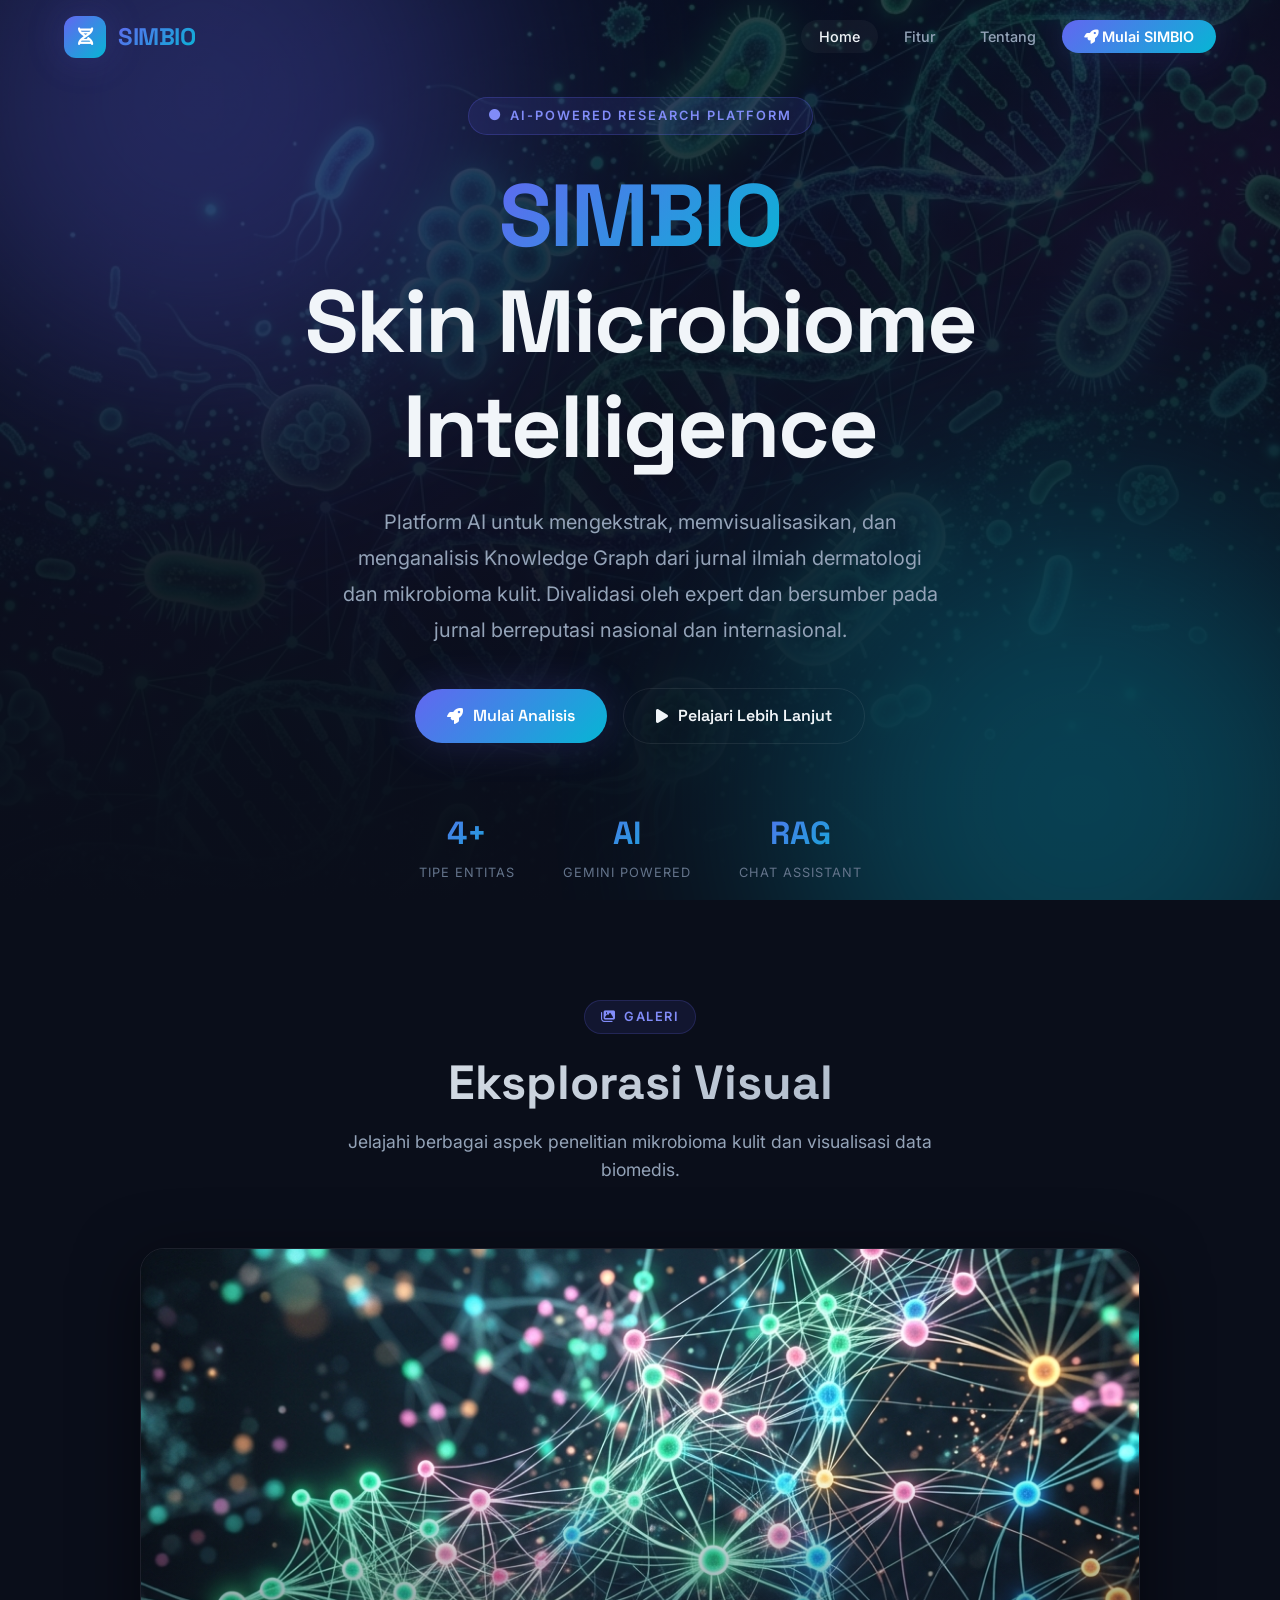
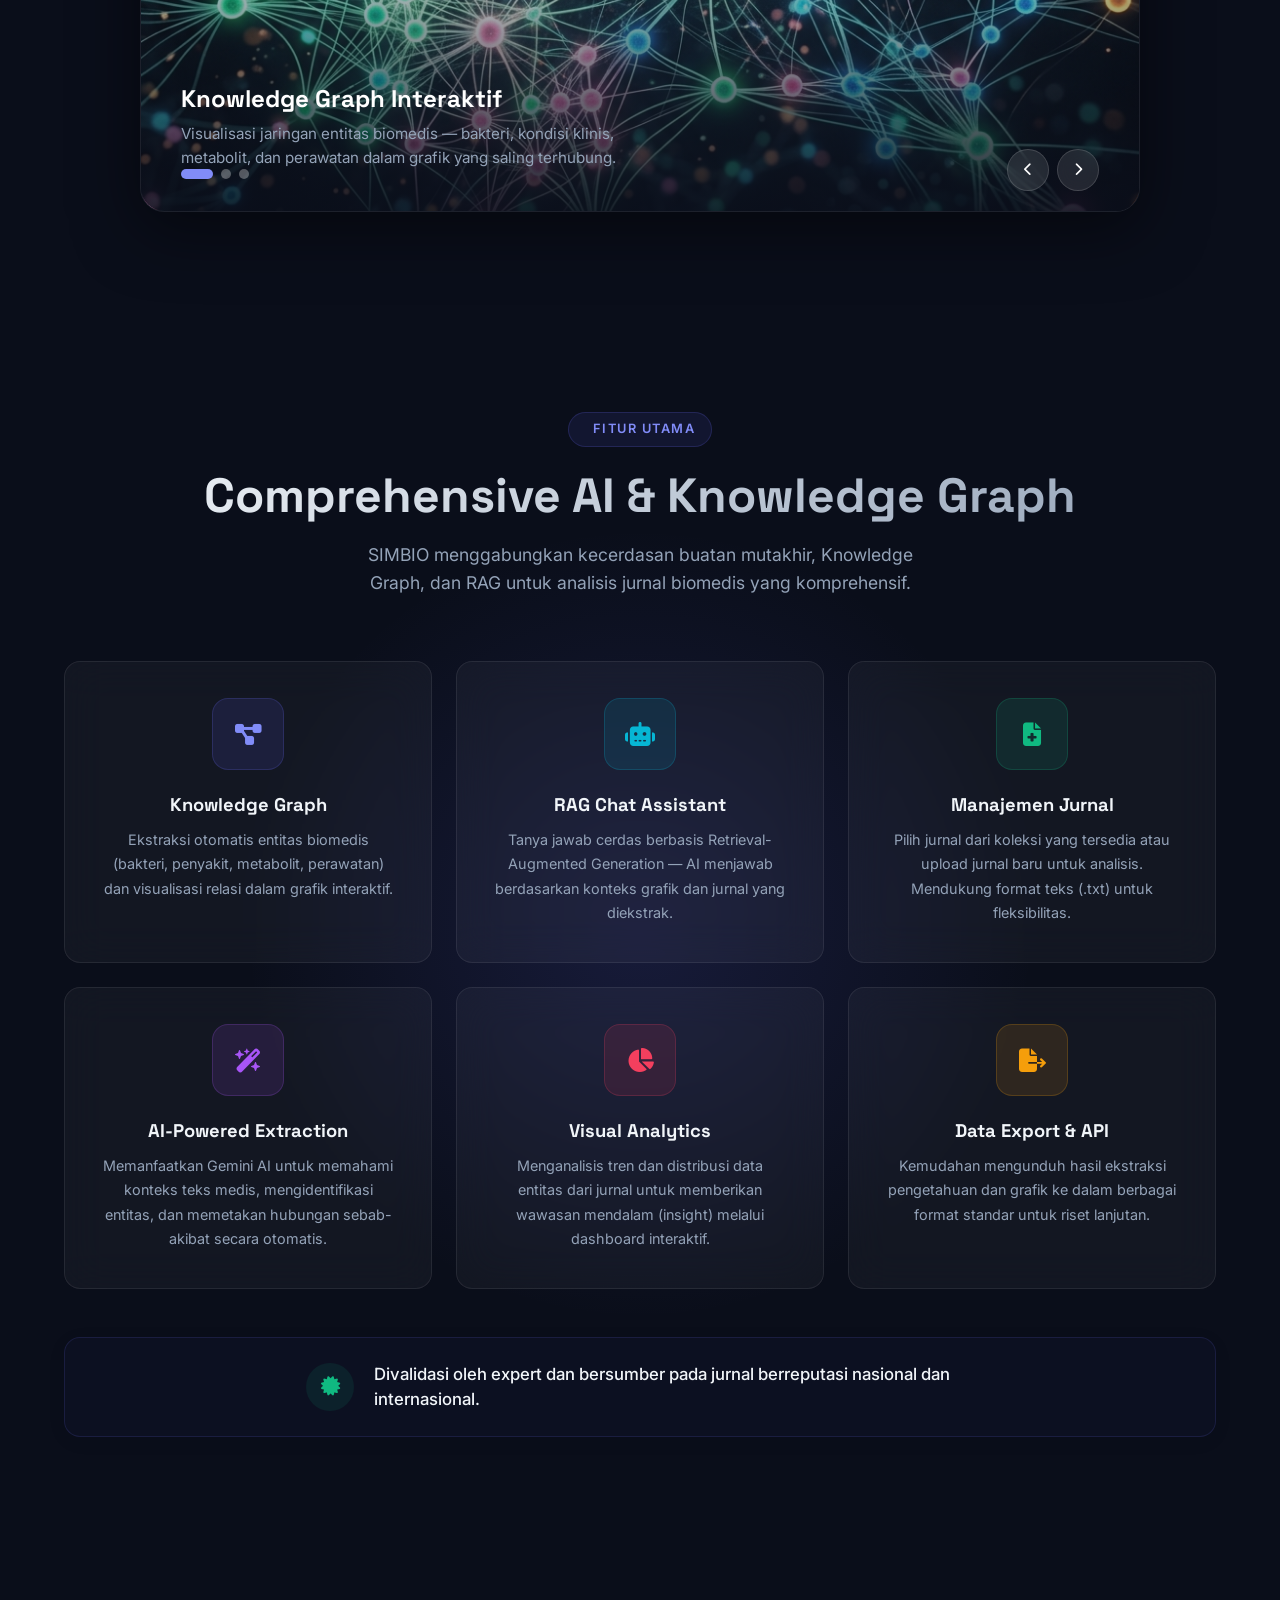
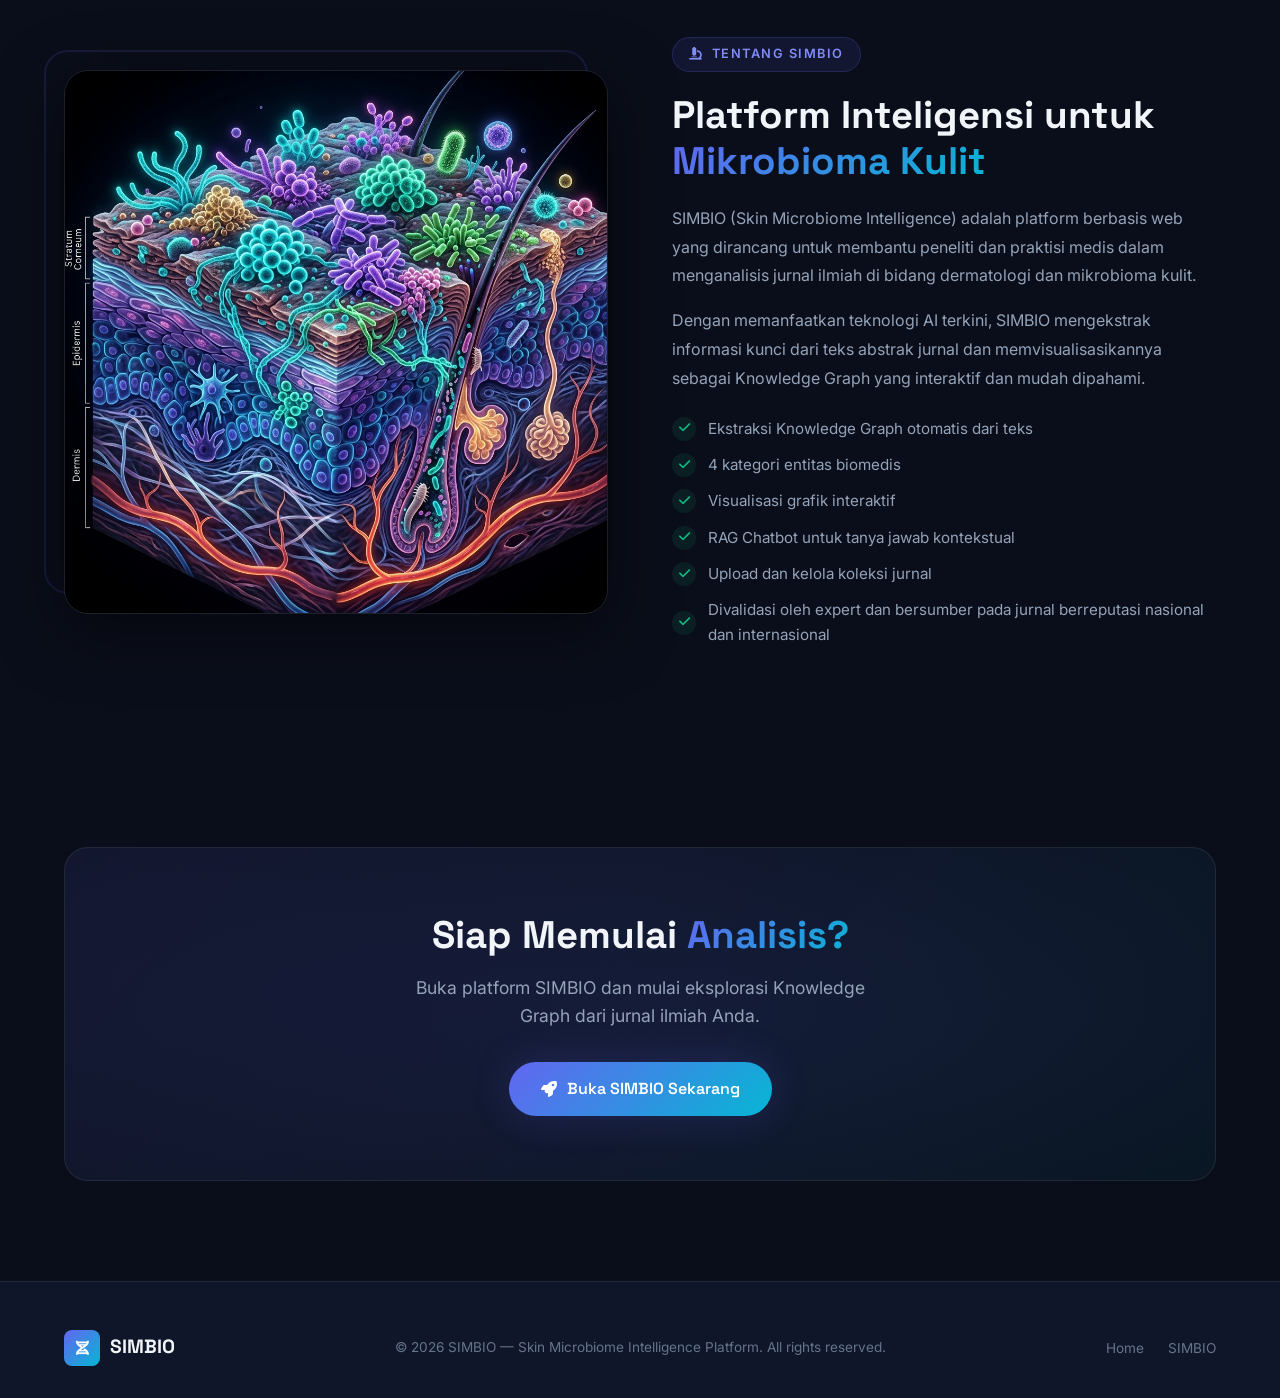
<file: index.html>
<!DOCTYPE html>
<html lang="id">

<head>
    <meta charset="UTF-8">
    <meta name="viewport" content="width=device-width, initial-scale=1.0">
    <title>SIMBIO — Skin Microbiome Intelligence Platform</title>
    <meta name="description" content="SIMBIO adalah platform AI untuk analisis knowledge graph mikrobioma kulit dari jurnal ilmiah. Ekstrak, visualisasi, dan eksplorasi data biomedis.">

    <!-- Fonts & Icons -->
    <link rel="stylesheet" href="https://cdnjs.cloudflare.com/ajax/libs/font-awesome/6.4.0/css/all.min.css">
    <link rel="stylesheet" href="css/style.css">

    <style>
        /* ============ Hero Section ============ */
        .hero {
            min-height: 100vh;
            display: flex;
            align-items: center;
            position: relative;
            overflow: hidden;
            padding-top: 80px;
        }

        .hero-bg {
            position: absolute;
            inset: 0;
            z-index: 0;
        }

        .hero-bg img {
            width: 100%;
            height: 100%;
            object-fit: cover;
            opacity: 0.35;
        }

        .hero-bg::after {
            content: '';
            position: absolute;
            inset: 0;
            background: linear-gradient(180deg,
                rgba(10, 14, 26, 0.4) 0%,
                rgba(10, 14, 26, 0.7) 50%,
                var(--bg-primary) 100%);
        }

        .hero-glow {
            position: absolute;
            width: 600px;
            height: 600px;
            border-radius: 50%;
            filter: blur(120px);
            opacity: 0.3;
            z-index: 0;
        }

        .hero-glow.glow-1 {
            top: -200px;
            left: -100px;
            background: var(--accent-indigo);
        }

        .hero-glow.glow-2 {
            bottom: -200px;
            right: -100px;
            background: var(--accent-cyan);
        }

        .hero-content {
            position: relative;
            z-index: 2;
            text-align: center;
            max-width: 800px;
            margin: 0 auto;
        }

        .hero-badge {
            display: inline-flex;
            align-items: center;
            gap: 8px;
            padding: 8px 20px;
            background: rgba(99, 102, 241, 0.12);
            border: 1px solid rgba(99, 102, 241, 0.25);
            border-radius: var(--radius-full);
            color: var(--accent-indigo-light);
            font-size: 0.8rem;
            font-weight: 600;
            text-transform: uppercase;
            letter-spacing: 2px;
            margin-bottom: 28px;
            animation: fadeInDown 0.8s ease forwards;
        }

        .hero-badge i {
            font-size: 0.7rem;
            animation: pulse-glow 2s ease-in-out infinite;
        }

        .hero h1 {
            font-size: clamp(3rem, 7vw, 5.5rem);
            font-weight: 900;
            letter-spacing: -2px;
            margin-bottom: 24px;
            animation: fadeInUp 0.8s ease 0.2s forwards;
            opacity: 0;
        }

        .hero h1 .text-gradient {
            animation: glow-text 4s ease-in-out infinite;
        }

        .hero .hero-subtitle {
            font-size: clamp(1rem, 2vw, 1.25rem);
            color: var(--text-secondary);
            max-width: 600px;
            margin: 0 auto 40px;
            line-height: 1.8;
            animation: fadeInUp 0.8s ease 0.4s forwards;
            opacity: 0;
        }

        .hero-buttons {
            display: flex;
            align-items: center;
            justify-content: center;
            gap: 16px;
            flex-wrap: wrap;
            animation: fadeInUp 0.8s ease 0.6s forwards;
            opacity: 0;
        }

        .hero-stats {
            display: flex;
            justify-content: center;
            gap: 48px;
            margin-top: 64px;
            animation: fadeInUp 0.8s ease 0.8s forwards;
            opacity: 0;
        }

        .hero-stat {
            text-align: center;
        }

        .hero-stat .number {
            font-family: var(--font-heading);
            font-size: 2rem;
            font-weight: 800;
            color: var(--text-primary);
        }

        .hero-stat .label {
            font-size: 0.8rem;
            color: var(--text-muted);
            text-transform: uppercase;
            letter-spacing: 1px;
            margin-top: 4px;
        }

        /* ============ Particles ============ */
        .particles {
            position: absolute;
            inset: 0;
            z-index: 1;
            pointer-events: none;
            overflow: hidden;
        }

        .particle {
            position: absolute;
            width: 4px;
            height: 4px;
            background: var(--accent-indigo-light);
            border-radius: 50%;
            opacity: 0;
            animation: particle-float linear infinite;
        }

        /* ============ Slider Section ============ */
        .slider-section {
            padding: var(--section-padding);
            position: relative;
        }

        .slider-container {
            position: relative;
            border-radius: var(--radius-xl);
            overflow: hidden;
            box-shadow: var(--shadow-lg);
            border: 1px solid var(--border-glass);
            max-width: 1000px;
            margin: 0 auto;
        }

        .slider-track {
            display: flex;
            transition: transform 0.8s cubic-bezier(0.25, 0.8, 0.25, 1);
        }

        .slide {
            min-width: 100%;
            position: relative;
        }

        .slide img {
            width: 100%;
            aspect-ratio: 16/9;
            object-fit: cover;
        }

        .slide-overlay {
            position: absolute;
            inset: 0;
            background: linear-gradient(0deg, rgba(10, 14, 26, 0.9) 0%, transparent 60%);
            display: flex;
            flex-direction: column;
            justify-content: flex-end;
            padding: 40px;
        }

        .slide-overlay h3 {
            font-size: 1.5rem;
            margin-bottom: 8px;
            color: white;
        }

        .slide-overlay p {
            color: var(--text-secondary);
            font-size: 0.95rem;
            max-width: 500px;
        }

        .slider-controls {
            position: absolute;
            bottom: 20px;
            right: 40px;
            display: flex;
            gap: 8px;
            z-index: 5;
        }

        .slider-btn {
            width: 42px;
            height: 42px;
            border-radius: 50%;
            background: rgba(255, 255, 255, 0.1);
            backdrop-filter: blur(10px);
            border: 1px solid rgba(255, 255, 255, 0.15);
            color: white;
            cursor: pointer;
            display: flex;
            align-items: center;
            justify-content: center;
            transition: all var(--transition-normal);
        }

        .slider-btn:hover {
            background: rgba(99, 102, 241, 0.5);
            transform: scale(1.1);
        }

        .slider-dots {
            position: absolute;
            bottom: 32px;
            left: 40px;
            display: flex;
            gap: 8px;
            z-index: 5;
        }

        .slider-dot {
            width: 10px;
            height: 10px;
            border-radius: 50%;
            background: rgba(255, 255, 255, 0.3);
            border: none;
            cursor: pointer;
            transition: all var(--transition-normal);
        }

        .slider-dot.active {
            background: var(--accent-indigo-light);
            width: 32px;
            border-radius: 5px;
        }

        /* ============ Features Section ============ */
        .features-section {
            padding: var(--section-padding);
            position: relative;
        }

        .features-section::before {
            content: '';
            position: absolute;
            top: 50%;
            left: 50%;
            transform: translate(-50%, -50%);
            width: 800px;
            height: 800px;
            background: var(--gradient-glow);
            pointer-events: none;
        }

        .features-grid {
            display: grid;
            grid-template-columns: repeat(auto-fit, minmax(280px, 1fr));
            gap: 24px;
            position: relative;
            z-index: 1;
        }

        .feature-card {
            padding: 36px;
            text-align: center;
        }

        .feature-icon {
            width: 72px;
            height: 72px;
            margin: 0 auto 24px;
            border-radius: var(--radius-lg);
            display: flex;
            align-items: center;
            justify-content: center;
            font-size: 1.5rem;
            position: relative;
        }

        .feature-icon.icon-indigo {
            background: rgba(99, 102, 241, 0.12);
            color: var(--accent-indigo-light);
            border: 1px solid rgba(99, 102, 241, 0.2);
        }

        .feature-icon.icon-cyan {
            background: rgba(6, 182, 212, 0.12);
            color: var(--accent-cyan);
            border: 1px solid rgba(6, 182, 212, 0.2);
        }

        .feature-icon.icon-emerald {
            background: rgba(16, 185, 129, 0.12);
            color: var(--accent-emerald);
            border: 1px solid rgba(16, 185, 129, 0.2);
        }

        .feature-icon.icon-purple {
            background: rgba(168, 85, 247, 0.12);
            color: var(--accent-purple);
            border: 1px solid rgba(168, 85, 247, 0.2);
        }

        .feature-icon.icon-rose {
            background: rgba(244, 63, 94, 0.12);
            color: #f43f5e;
            border: 1px solid rgba(244, 63, 94, 0.2);
        }

        .feature-icon.icon-amber {
            background: rgba(245, 158, 11, 0.12);
            color: #f59e0b;
            border: 1px solid rgba(245, 158, 11, 0.2);
        }

        .feature-card h3 {
            font-size: 1.15rem;
            margin-bottom: 12px;
            color: var(--text-primary);
        }

        .feature-card p {
            color: var(--text-secondary);
            font-size: 0.9rem;
            line-height: 1.7;
        }

        /* ============ About Section ============ */
        .about-section {
            padding: var(--section-padding);
            position: relative;
        }

        .about-grid {
            display: grid;
            grid-template-columns: 1fr 1fr;
            gap: 64px;
            align-items: center;
        }

        .about-image {
            position: relative;
        }

        .about-image img {
            border-radius: var(--radius-xl);
            box-shadow: var(--shadow-lg);
            border: 1px solid var(--border-glass);
        }

        .about-image::before {
            content: '';
            position: absolute;
            top: -20px;
            left: -20px;
            right: 20px;
            bottom: 20px;
            border: 2px solid rgba(99, 102, 241, 0.15);
            border-radius: var(--radius-xl);
            z-index: -1;
        }

        .about-text h2 {
            font-size: clamp(1.8rem, 3vw, 2.5rem);
            margin-bottom: 20px;
        }

        .about-text p {
            color: var(--text-secondary);
            font-size: 1rem;
            line-height: 1.8;
            margin-bottom: 16px;
        }

        .about-checklist {
            list-style: none;
            margin-top: 24px;
            display: flex;
            flex-direction: column;
            gap: 12px;
        }

        .about-checklist li {
            display: flex;
            align-items: center;
            gap: 12px;
            color: var(--text-secondary);
            font-size: 0.95rem;
        }

        .about-checklist li i {
            color: var(--accent-emerald);
            font-size: 0.8rem;
            width: 24px;
            height: 24px;
            background: rgba(16, 185, 129, 0.1);
            border-radius: 50%;
            display: flex;
            align-items: center;
            justify-content: center;
            flex-shrink: 0;
        }

        /* ============ CTA Section ============ */
        .cta-section {
            padding: var(--section-padding);
            position: relative;
        }

        .cta-card {
            background: var(--gradient-card);
            border: 1px solid var(--border-glass);
            border-radius: var(--radius-xl);
            padding: 64px;
            text-align: center;
            position: relative;
            overflow: hidden;
        }

        .cta-card::before {
            content: '';
            position: absolute;
            top: -50%;
            left: -50%;
            width: 200%;
            height: 200%;
            background: radial-gradient(ellipse at center, rgba(99, 102, 241, 0.08) 0%, transparent 50%);
            animation: rotate-slow 30s linear infinite;
        }

        .cta-card h2 {
            font-size: clamp(1.8rem, 3vw, 2.5rem);
            margin-bottom: 16px;
            position: relative;
        }

        .cta-card p {
            color: var(--text-secondary);
            font-size: 1.1rem;
            max-width: 500px;
            margin: 0 auto 32px;
            position: relative;
        }

        .cta-card .btn-primary {
            position: relative;
        }

        @media (max-width: 768px) {
            .about-grid {
                grid-template-columns: 1fr;
                gap: 40px;
            }

            .hero-stats {
                gap: 24px;
            }

            .cta-card {
                padding: 40px 24px;
            }

            .slide-overlay {
                padding: 24px;
            }

            .slide-overlay h3 {
                font-size: 1.1rem;
            }
        }
    </style>
</head>

<body>
    <!-- Navbar -->
    <nav class="navbar" id="navbar">
        <div class="container">
            <a href="index.html" class="navbar-brand">
                <div class="logo-icon">
                    <i class="fa-solid fa-dna"></i>
                </div>
                <span class="logo-text">SIMBIO</span>
            </a>

            <button class="nav-toggle" id="navToggle" onclick="toggleMobileNav()">
                <span></span>
                <span></span>
                <span></span>
            </button>

            <ul class="navbar-links" id="navLinks">
                <li><a href="#home" class="active">Home</a></li>
                <li><a href="#features">Fitur</a></li>
                <li><a href="#about">Tentang</a></li>
                <li><a href="simbio.html" class="nav-cta"><i class="fa-solid fa-rocket"></i> Mulai SIMBIO</a></li>
            </ul>
        </div>
    </nav>

    <!-- Hero Section -->
    <section class="hero" id="home">
        <div class="hero-bg">
            <img src="assets/hero_background.png" alt="Skin Microbiome Research">
        </div>
        <div class="hero-glow glow-1"></div>
        <div class="hero-glow glow-2"></div>

        <!-- Floating Particles -->
        <div class="particles" id="particles"></div>

        <div class="container">
            <div class="hero-content">
                <div class="hero-badge">
                    <i class="fa-solid fa-circle"></i>
                    AI-Powered Research Platform
                </div>
                <h1>
                    <span class="text-gradient">SIMBIO</span><br>
                    Skin Microbiome Intelligence
                </h1>
                <p class="hero-subtitle">
                    Platform AI untuk mengekstrak, memvisualisasikan, dan menganalisis Knowledge Graph dari jurnal ilmiah dermatologi dan mikrobioma kulit. Divalidasi oleh expert dan bersumber pada jurnal berreputasi nasional dan internasional.
                </p>
                <div class="hero-buttons">
                    <a href="simbio.html" class="btn-primary">
                        <i class="fa-solid fa-rocket"></i>
                        Mulai Analisis
                    </a>
                    <a href="#features" class="btn-secondary">
                        <i class="fa-solid fa-play"></i>
                        Pelajari Lebih Lanjut
                    </a>
                </div>

                <div class="hero-stats">
                    <div class="hero-stat">
                        <div class="number text-gradient">4+</div>
                        <div class="label">Tipe Entitas</div>
                    </div>
                    <div class="hero-stat">
                        <div class="number text-gradient">AI</div>
                        <div class="label">Gemini Powered</div>
                    </div>
                    <div class="hero-stat">
                        <div class="number text-gradient">RAG</div>
                        <div class="label">Chat Assistant</div>
                    </div>
                </div>
            </div>
        </div>
    </section>

    <!-- Slider Section -->
    <section class="slider-section" id="slider">
        <div class="container">
            <div class="section-title animate-on-scroll">
                <div class="badge"><i class="fa-solid fa-images"></i> Galeri</div>
                <h2>Eksplorasi Visual</h2>
                <p>Jelajahi berbagai aspek penelitian mikrobioma kulit dan visualisasi data biomedis.</p>
            </div>

            <div class="slider-container animate-on-scroll delay-1">
                <div class="slider-track" id="sliderTrack">
                    <!-- Slide 1 -->
                    <div class="slide">
                        <img src="assets/slide_knowledge_graph.png" alt="Knowledge Graph Visualization">
                        <div class="slide-overlay">
                            <h3>Knowledge Graph Interaktif</h3>
                            <p>Visualisasi jaringan entitas biomedis — bakteri, kondisi klinis, metabolit, dan perawatan dalam grafik yang saling terhubung.</p>
                        </div>
                    </div>
                    <!-- Slide 2 -->
                    <div class="slide">
                        <img src="assets/slide_skin_microbiome.png" alt="Skin Microbiome Ecosystem">
                        <div class="slide-overlay">
                            <h3>Ekosistem Mikrobioma Kulit</h3>
                            <p>Miliaran mikroorganisme membentuk ekosistem kompleks di kulit — mempengaruhi kesehatan, penyakit, dan respons imun.</p>
                        </div>
                    </div>
                    <!-- Slide 3 -->
                    <div class="slide">
                        <img src="assets/slide_ai_analysis.png" alt="AI-Powered Analysis">
                        <div class="slide-overlay">
                            <h3>Analisis Berbasis AI</h3>
                            <p>Ekstraksi otomatis entitas dan relasi dari teks jurnal ilmiah menggunakan model AI generatif terkini.</p>
                        </div>
                    </div>
                </div>

                <div class="slider-dots" id="sliderDots">
                    <button class="slider-dot active" onclick="goToSlide(0)"></button>
                    <button class="slider-dot" onclick="goToSlide(1)"></button>
                    <button class="slider-dot" onclick="goToSlide(2)"></button>
                </div>

                <div class="slider-controls">
                    <button class="slider-btn" onclick="prevSlide()">
                        <i class="fa-solid fa-chevron-left"></i>
                    </button>
                    <button class="slider-btn" onclick="nextSlide()">
                        <i class="fa-solid fa-chevron-right"></i>
                    </button>
                </div>
            </div>
        </div>
    </section>

    <!-- Features Section -->
    <section class="features-section" id="features">
        <div class="container">
            <div class="section-title animate-on-scroll">
                <div class="badge"><i class="fa-solid fa-sparkles"></i> Fitur Utama</div>
                <h2>Comprehensive AI & Knowledge Graph</h2>
                <p>SIMBIO menggabungkan kecerdasan buatan mutakhir, Knowledge Graph, dan RAG untuk analisis jurnal biomedis yang komprehensif.</p>
            </div>

            <div class="features-grid">
                <div class="feature-card glass-card animate-on-scroll delay-1">
                    <div class="feature-icon icon-indigo">
                        <i class="fa-solid fa-diagram-project"></i>
                    </div>
                    <h3>Knowledge Graph</h3>
                    <p>Ekstraksi otomatis entitas biomedis (bakteri, penyakit, metabolit, perawatan) dan visualisasi relasi dalam grafik interaktif.</p>
                </div>

                <div class="feature-card glass-card animate-on-scroll delay-2">
                    <div class="feature-icon icon-cyan">
                        <i class="fa-solid fa-robot"></i>
                    </div>
                    <h3>RAG Chat Assistant</h3>
                    <p>Tanya jawab cerdas berbasis Retrieval-Augmented Generation — AI menjawab berdasarkan konteks grafik dan jurnal yang diekstrak.</p>
                </div>

                <div class="feature-card glass-card animate-on-scroll delay-3">
                    <div class="feature-icon icon-emerald">
                        <i class="fa-solid fa-file-medical"></i>
                    </div>
                    <h3>Manajemen Jurnal</h3>
                    <p>Pilih jurnal dari koleksi yang tersedia atau upload jurnal baru untuk analisis. Mendukung format teks (.txt) untuk fleksibilitas.</p>
                </div>

                <div class="feature-card glass-card animate-on-scroll delay-4">
                    <div class="feature-icon icon-purple">
                        <i class="fa-solid fa-wand-magic-sparkles"></i>
                    </div>
                    <h3>AI-Powered Extraction</h3>
                    <p>Memanfaatkan Gemini AI untuk memahami konteks teks medis, mengidentifikasi entitas, dan memetakan hubungan sebab-akibat secara otomatis.</p>
                </div>

                <div class="feature-card glass-card animate-on-scroll delay-5">
                    <div class="feature-icon icon-rose">
                        <i class="fa-solid fa-chart-pie"></i>
                    </div>
                    <h3>Visual Analytics</h3>
                    <p>Menganalisis tren dan distribusi data entitas dari jurnal untuk memberikan wawasan mendalam (insight) melalui dashboard interaktif.</p>
                </div>

                <div class="feature-card glass-card animate-on-scroll delay-6">
                    <div class="feature-icon icon-amber">
                        <i class="fa-solid fa-file-export"></i>
                    </div>
                    <h3>Data Export & API</h3>
                    <p>Kemudahan mengunduh hasil ekstraksi pengetahuan dan grafik ke dalam berbagai format standar untuk riset lanjutan.</p>
                </div>
            </div>

            <div class="validation-banner animate-on-scroll delay-5" style="margin-top: 48px; padding: 24px 32px; background: rgba(99, 102, 241, 0.03); border: 1px solid rgba(99, 102, 241, 0.15); border-radius: var(--radius-lg); display: flex; align-items: center; justify-content: center; gap: 20px; flex-wrap: wrap; box-shadow: 0 4px 20px rgba(0,0,0,0.05);">
                <div style="width: 48px; height: 48px; background: rgba(16, 185, 129, 0.1); color: var(--accent-emerald); border-radius: 50%; display: flex; align-items: center; justify-content: center; font-size: 1.2rem; flex-shrink: 0;">
                    <i class="fa-solid fa-certificate"></i>
                </div>
                <p style="margin: 0; color: var(--text-primary); font-size: 1.05rem; font-weight: 500; text-align: left; line-height: 1.5; max-width: 600px;">
                    Divalidasi oleh expert dan bersumber pada jurnal berreputasi nasional dan internasional.
                </p>
            </div>
        </div>
    </section>

    <!-- About Section -->
    <section class="about-section" id="about">
        <div class="container">
            <div class="about-grid">
                <div class="about-image animate-on-scroll">
                    <img src="assets/slide_skin_microbiome.png" alt="Tentang SIMBIO" class="floating-slow">
                </div>
                <div class="about-text animate-on-scroll delay-2">
                    <div class="badge" style="margin-bottom: 20px; display: inline-flex; align-items: center; gap: 8px; padding: 6px 16px; background: rgba(99,102,241,0.1); border: 1px solid rgba(99,102,241,0.2); border-radius: 9999px; color: #818cf8; font-size: 0.8rem; font-weight: 600; text-transform: uppercase; letter-spacing: 1.5px;">
                        <i class="fa-solid fa-microscope"></i> Tentang SIMBIO
                    </div>
                    <h2>Platform Inteligensi untuk <span class="text-gradient">Mikrobioma Kulit</span></h2>
                    <p>
                        SIMBIO (Skin Microbiome Intelligence) adalah platform berbasis web yang dirancang untuk membantu peneliti dan praktisi medis dalam menganalisis jurnal ilmiah di bidang dermatologi dan mikrobioma kulit.
                    </p>
                    <p>
                        Dengan memanfaatkan teknologi AI terkini, SIMBIO mengekstrak informasi kunci dari teks abstrak jurnal dan memvisualisasikannya sebagai Knowledge Graph yang interaktif dan mudah dipahami.
                    </p>
                    <ul class="about-checklist">
                        <li><i class="fa-solid fa-check"></i> Ekstraksi Knowledge Graph otomatis dari teks</li>
                        <li><i class="fa-solid fa-check"></i> 4 kategori entitas biomedis</li>
                        <li><i class="fa-solid fa-check"></i> Visualisasi grafik interaktif</li>
                        <li><i class="fa-solid fa-check"></i> RAG Chatbot untuk tanya jawab kontekstual</li>
                        <li><i class="fa-solid fa-check"></i> Upload dan kelola koleksi jurnal</li>
                        <li><i class="fa-solid fa-check"></i> Divalidasi oleh expert dan bersumber pada jurnal berreputasi nasional dan internasional</li>
                    </ul>
                </div>
            </div>
        </div>
    </section>

    <!-- CTA Section -->
    <section class="cta-section">
        <div class="container">
            <div class="cta-card animate-on-scroll">
                <h2>Siap Memulai <span class="text-gradient">Analisis?</span></h2>
                <p>Buka platform SIMBIO dan mulai eksplorasi Knowledge Graph dari jurnal ilmiah Anda.</p>
                <a href="simbio.html" class="btn-primary">
                    <i class="fa-solid fa-rocket"></i>
                    Buka SIMBIO Sekarang
                </a>
            </div>
        </div>
    </section>

    <!-- Footer -->
    <footer class="footer">
        <div class="container">
            <div class="footer-content">
                <div class="footer-brand">
                    <div class="logo-icon">
                        <i class="fa-solid fa-dna"></i>
                    </div>
                    <span>SIMBIO</span>
                </div>
                <p class="footer-text">&copy; 2026 SIMBIO — Skin Microbiome Intelligence Platform. All rights reserved.</p>
                <ul class="footer-links">
                    <li><a href="index.html">Home</a></li>
                    <li><a href="simbio.html">SIMBIO</a></li>
                </ul>
            </div>
        </div>
    </footer>

    <script src="js/home.js"></script>
</body>

</html>
</file>
<file: css/style.css>
/* ============================================
   SIMBIO — Global Design System
   Dark Glassmorphism + Scientific Premium Theme
   ============================================ */

/* Google Fonts */
@import url('https://fonts.googleapis.com/css2?family=Inter:wght@300;400;500;600;700;800;900&family=Space+Grotesk:wght@400;500;600;700&display=swap');

/* ============ CSS Variables ============ */
:root {
    /* Colors */
    --bg-primary: #0a0e1a;
    --bg-secondary: #0f1629;
    --bg-tertiary: #141b2d;
    --bg-card: rgba(20, 27, 45, 0.7);
    --bg-glass: rgba(255, 255, 255, 0.04);
    --bg-glass-hover: rgba(255, 255, 255, 0.08);

    --accent-indigo: #6366f1;
    --accent-indigo-light: #818cf8;
    --accent-cyan: #06b6d4;
    --accent-emerald: #10b981;
    --accent-rose: #f43f5e;
    --accent-amber: #f59e0b;
    --accent-purple: #a855f7;

    --gradient-primary: linear-gradient(135deg, #6366f1 0%, #06b6d4 100%);
    --gradient-hero: linear-gradient(135deg, #0a0e1a 0%, #1a1040 50%, #0a0e1a 100%);
    --gradient-card: linear-gradient(135deg, rgba(99, 102, 241, 0.1) 0%, rgba(6, 182, 212, 0.05) 100%);
    --gradient-glow: radial-gradient(ellipse at center, rgba(99, 102, 241, 0.15) 0%, transparent 70%);

    --text-primary: #f1f5f9;
    --text-secondary: #94a3b8;
    --text-muted: #64748b;
    --text-accent: #818cf8;

    --border-glass: rgba(255, 255, 255, 0.08);
    --border-active: rgba(99, 102, 241, 0.4);

    --shadow-sm: 0 2px 8px rgba(0, 0, 0, 0.3);
    --shadow-md: 0 8px 32px rgba(0, 0, 0, 0.4);
    --shadow-lg: 0 16px 64px rgba(0, 0, 0, 0.5);
    --shadow-glow: 0 0 40px rgba(99, 102, 241, 0.2);
    --shadow-glow-cyan: 0 0 40px rgba(6, 182, 212, 0.2);

    /* Typography */
    --font-heading: 'Space Grotesk', sans-serif;
    --font-body: 'Inter', sans-serif;

    /* Spacing */
    --section-padding: 100px 0;
    --container-max: 1200px;
    --radius-sm: 8px;
    --radius-md: 12px;
    --radius-lg: 16px;
    --radius-xl: 24px;
    --radius-full: 9999px;

    /* Transitions */
    --transition-fast: 0.2s ease;
    --transition-normal: 0.3s ease;
    --transition-slow: 0.5s ease;
    --transition-spring: 0.4s cubic-bezier(0.175, 0.885, 0.32, 1.275);
}

/* ============ Reset & Base ============ */
*, *::before, *::after {
    margin: 0;
    padding: 0;
    box-sizing: border-box;
}

html {
    scroll-behavior: smooth;
    font-size: 16px;
}

body {
    font-family: var(--font-body);
    background-color: var(--bg-primary);
    color: var(--text-primary);
    line-height: 1.6;
    overflow-x: hidden;
    -webkit-font-smoothing: antialiased;
    -moz-osx-font-smoothing: grayscale;
}

h1, h2, h3, h4, h5, h6 {
    font-family: var(--font-heading);
    font-weight: 700;
    line-height: 1.2;
}

a {
    color: var(--accent-indigo-light);
    text-decoration: none;
    transition: color var(--transition-fast);
}

a:hover {
    color: var(--accent-cyan);
}

img {
    max-width: 100%;
    height: auto;
    display: block;
}

/* ============ Scrollbar ============ */
::-webkit-scrollbar {
    width: 6px;
}

::-webkit-scrollbar-track {
    background: transparent;
}

::-webkit-scrollbar-thumb {
    background: rgba(99, 102, 241, 0.3);
    border-radius: 10px;
}

::-webkit-scrollbar-thumb:hover {
    background: rgba(99, 102, 241, 0.5);
}

/* ============ Container ============ */
.container {
    max-width: var(--container-max);
    margin: 0 auto;
    padding: 0 24px;
}

/* ============ Glass Card ============ */
.glass-card {
    background: var(--bg-glass);
    border: 1px solid var(--border-glass);
    border-radius: var(--radius-lg);
    backdrop-filter: blur(20px);
    -webkit-backdrop-filter: blur(20px);
    transition: all var(--transition-normal);
}

.glass-card:hover {
    background: var(--bg-glass-hover);
    border-color: var(--border-active);
    box-shadow: var(--shadow-glow);
    transform: translateY(-4px);
}

/* ============ Buttons ============ */
.btn-primary {
    display: inline-flex;
    align-items: center;
    gap: 10px;
    padding: 14px 32px;
    background: var(--gradient-primary);
    color: white;
    font-family: var(--font-heading);
    font-weight: 600;
    font-size: 1rem;
    border: none;
    border-radius: var(--radius-full);
    cursor: pointer;
    transition: all var(--transition-normal);
    box-shadow: var(--shadow-glow);
    position: relative;
    overflow: hidden;
    text-decoration: none;
}

.btn-primary::before {
    content: '';
    position: absolute;
    inset: 0;
    background: linear-gradient(135deg, rgba(255,255,255,0.1) 0%, transparent 50%);
    opacity: 0;
    transition: opacity var(--transition-normal);
}

.btn-primary:hover {
    transform: translateY(-2px) scale(1.02);
    box-shadow: 0 0 60px rgba(99, 102, 241, 0.4);
    color: white;
}

.btn-primary:hover::before {
    opacity: 1;
}

.btn-secondary {
    display: inline-flex;
    align-items: center;
    gap: 10px;
    padding: 14px 32px;
    background: transparent;
    color: var(--text-primary);
    font-family: var(--font-heading);
    font-weight: 600;
    font-size: 1rem;
    border: 1px solid var(--border-glass);
    border-radius: var(--radius-full);
    cursor: pointer;
    transition: all var(--transition-normal);
    text-decoration: none;
}

.btn-secondary:hover {
    background: var(--bg-glass-hover);
    border-color: var(--accent-indigo);
    color: var(--accent-indigo-light);
    transform: translateY(-2px);
}

/* ============ Section Title ============ */
.section-title {
    text-align: center;
    margin-bottom: 64px;
}

.section-title .badge {
    display: inline-flex;
    align-items: center;
    gap: 8px;
    padding: 6px 16px;
    background: rgba(99, 102, 241, 0.1);
    border: 1px solid rgba(99, 102, 241, 0.2);
    border-radius: var(--radius-full);
    color: var(--accent-indigo-light);
    font-size: 0.8rem;
    font-weight: 600;
    text-transform: uppercase;
    letter-spacing: 1.5px;
    margin-bottom: 20px;
}

.section-title h2 {
    font-size: clamp(2rem, 4vw, 3rem);
    background: linear-gradient(135deg, var(--text-primary) 0%, var(--text-secondary) 100%);
    -webkit-background-clip: text;
    -webkit-text-fill-color: transparent;
    background-clip: text;
    margin-bottom: 16px;
}

.section-title p {
    color: var(--text-secondary);
    font-size: 1.1rem;
    max-width: 600px;
    margin: 0 auto;
}

/* ============ Animations ============ */
@keyframes fadeInUp {
    from {
        opacity: 0;
        transform: translateY(40px);
    }
    to {
        opacity: 1;
        transform: translateY(0);
    }
}

@keyframes fadeInDown {
    from {
        opacity: 0;
        transform: translateY(-30px);
    }
    to {
        opacity: 1;
        transform: translateY(0);
    }
}

@keyframes fadeInLeft {
    from {
        opacity: 0;
        transform: translateX(-40px);
    }
    to {
        opacity: 1;
        transform: translateX(0);
    }
}

@keyframes fadeInRight {
    from {
        opacity: 0;
        transform: translateX(40px);
    }
    to {
        opacity: 1;
        transform: translateX(0);
    }
}

@keyframes float {
    0%, 100% { transform: translateY(0); }
    50% { transform: translateY(-20px); }
}

@keyframes floatSlow {
    0%, 100% { transform: translateY(0) rotate(0deg); }
    50% { transform: translateY(-12px) rotate(2deg); }
}

@keyframes pulse-glow {
    0%, 100% { box-shadow: 0 0 20px rgba(99, 102, 241, 0.2); }
    50% { box-shadow: 0 0 40px rgba(99, 102, 241, 0.4); }
}

@keyframes shimmer {
    0% { background-position: -200% center; }
    100% { background-position: 200% center; }
}

@keyframes rotate-slow {
    from { transform: rotate(0deg); }
    to { transform: rotate(360deg); }
}

@keyframes particle-float {
    0% { transform: translateY(0) translateX(0); opacity: 0; }
    20% { opacity: 1; }
    80% { opacity: 1; }
    100% { transform: translateY(-100vh) translateX(50px); opacity: 0; }
}

@keyframes glow-text {
    0%, 100% { text-shadow: 0 0 20px rgba(99, 102, 241, 0.3); }
    50% { text-shadow: 0 0 40px rgba(99, 102, 241, 0.6), 0 0 80px rgba(6, 182, 212, 0.3); }
}

@keyframes slide-in {
    from {
        opacity: 0;
        transform: translateX(100px);
    }
    to {
        opacity: 1;
        transform: translateX(0);
    }
}

@keyframes counter {
    from { opacity: 0; transform: scale(0.5); }
    to { opacity: 1; transform: scale(1); }
}

@keyframes spin {
    0% { transform: rotate(0deg); }
    100% { transform: rotate(360deg); }
}

/* Animate on scroll */
.animate-on-scroll {
    opacity: 0;
    transform: translateY(40px);
    transition: all 0.8s cubic-bezier(0.4, 0, 0.2, 1);
}

.animate-on-scroll.visible {
    opacity: 1;
    transform: translateY(0);
}

.animate-on-scroll.delay-1 { transition-delay: 0.1s; }
.animate-on-scroll.delay-2 { transition-delay: 0.2s; }
.animate-on-scroll.delay-3 { transition-delay: 0.3s; }
.animate-on-scroll.delay-4 { transition-delay: 0.4s; }

/* ============ Navbar ============ */
.navbar {
    position: fixed;
    top: 0;
    left: 0;
    right: 0;
    z-index: 1000;
    padding: 16px 0;
    transition: all var(--transition-normal);
}

.navbar.scrolled {
    background: rgba(10, 14, 26, 0.85);
    backdrop-filter: blur(20px);
    -webkit-backdrop-filter: blur(20px);
    border-bottom: 1px solid var(--border-glass);
    padding: 10px 0;
}

.navbar .container {
    display: flex;
    align-items: center;
    justify-content: space-between;
}

.navbar-brand {
    display: flex;
    align-items: center;
    gap: 12px;
    text-decoration: none;
}

.navbar-brand .logo-icon {
    width: 42px;
    height: 42px;
    background: var(--gradient-primary);
    border-radius: var(--radius-md);
    display: flex;
    align-items: center;
    justify-content: center;
    font-size: 1.1rem;
    color: white;
    box-shadow: var(--shadow-glow);
}

.navbar-brand .logo-text {
    font-family: var(--font-heading);
    font-size: 1.5rem;
    font-weight: 800;
    background: var(--gradient-primary);
    -webkit-background-clip: text;
    -webkit-text-fill-color: transparent;
    background-clip: text;
    letter-spacing: -0.5px;
}

.navbar-links {
    display: flex;
    align-items: center;
    gap: 8px;
    list-style: none;
}

.navbar-links a {
    padding: 8px 18px;
    color: var(--text-secondary);
    font-weight: 500;
    font-size: 0.9rem;
    border-radius: var(--radius-full);
    transition: all var(--transition-normal);
    text-decoration: none;
}

.navbar-links a:hover,
.navbar-links a.active {
    color: var(--text-primary);
    background: var(--bg-glass);
}

.navbar-links .nav-cta {
    padding: 8px 22px;
    background: var(--gradient-primary);
    color: white !important;
    border-radius: var(--radius-full);
    font-weight: 600;
    box-shadow: var(--shadow-glow);
}

.navbar-links .nav-cta:hover {
    transform: translateY(-1px);
    box-shadow: 0 0 30px rgba(99, 102, 241, 0.4);
}

/* Mobile nav toggle */
.nav-toggle {
    display: none;
    flex-direction: column;
    gap: 5px;
    cursor: pointer;
    background: none;
    border: none;
    padding: 8px;
}

.nav-toggle span {
    width: 24px;
    height: 2px;
    background: var(--text-primary);
    border-radius: 2px;
    transition: all var(--transition-normal);
}

@media (max-width: 768px) {
    .nav-toggle {
        display: flex;
    }

    .navbar-links {
        display: none;
        position: absolute;
        top: 100%;
        left: 0;
        right: 0;
        flex-direction: column;
        background: rgba(10, 14, 26, 0.95);
        backdrop-filter: blur(20px);
        padding: 20px;
        border-bottom: 1px solid var(--border-glass);
        gap: 4px;
    }

    .navbar-links.open {
        display: flex;
    }

    .navbar-links a {
        padding: 12px 18px;
        width: 100%;
    }
}

/* ============ Footer ============ */
.footer {
    border-top: 1px solid var(--border-glass);
    padding: 48px 0 32px;
    background: var(--bg-secondary);
}

.footer-content {
    display: flex;
    justify-content: space-between;
    align-items: center;
    flex-wrap: wrap;
    gap: 20px;
}

.footer-brand {
    display: flex;
    align-items: center;
    gap: 10px;
}

.footer-brand .logo-icon {
    width: 36px;
    height: 36px;
    background: var(--gradient-primary);
    border-radius: var(--radius-sm);
    display: flex;
    align-items: center;
    justify-content: center;
    font-size: 0.9rem;
    color: white;
}

.footer-brand span {
    font-family: var(--font-heading);
    font-weight: 700;
    font-size: 1.2rem;
    color: var(--text-primary);
}

.footer-text {
    color: var(--text-muted);
    font-size: 0.85rem;
}

.footer-links {
    display: flex;
    gap: 24px;
    list-style: none;
}

.footer-links a {
    color: var(--text-muted);
    font-size: 0.85rem;
    transition: color var(--transition-fast);
}

.footer-links a:hover {
    color: var(--accent-indigo-light);
}

/* ============ Utility ============ */
.text-gradient {
    background: var(--gradient-primary);
    -webkit-background-clip: text;
    -webkit-text-fill-color: transparent;
    background-clip: text;
}

.glow-border {
    animation: pulse-glow 3s ease-in-out infinite;
}

.floating {
    animation: float 6s ease-in-out infinite;
}

.floating-slow {
    animation: floatSlow 8s ease-in-out infinite;
}
</file>
